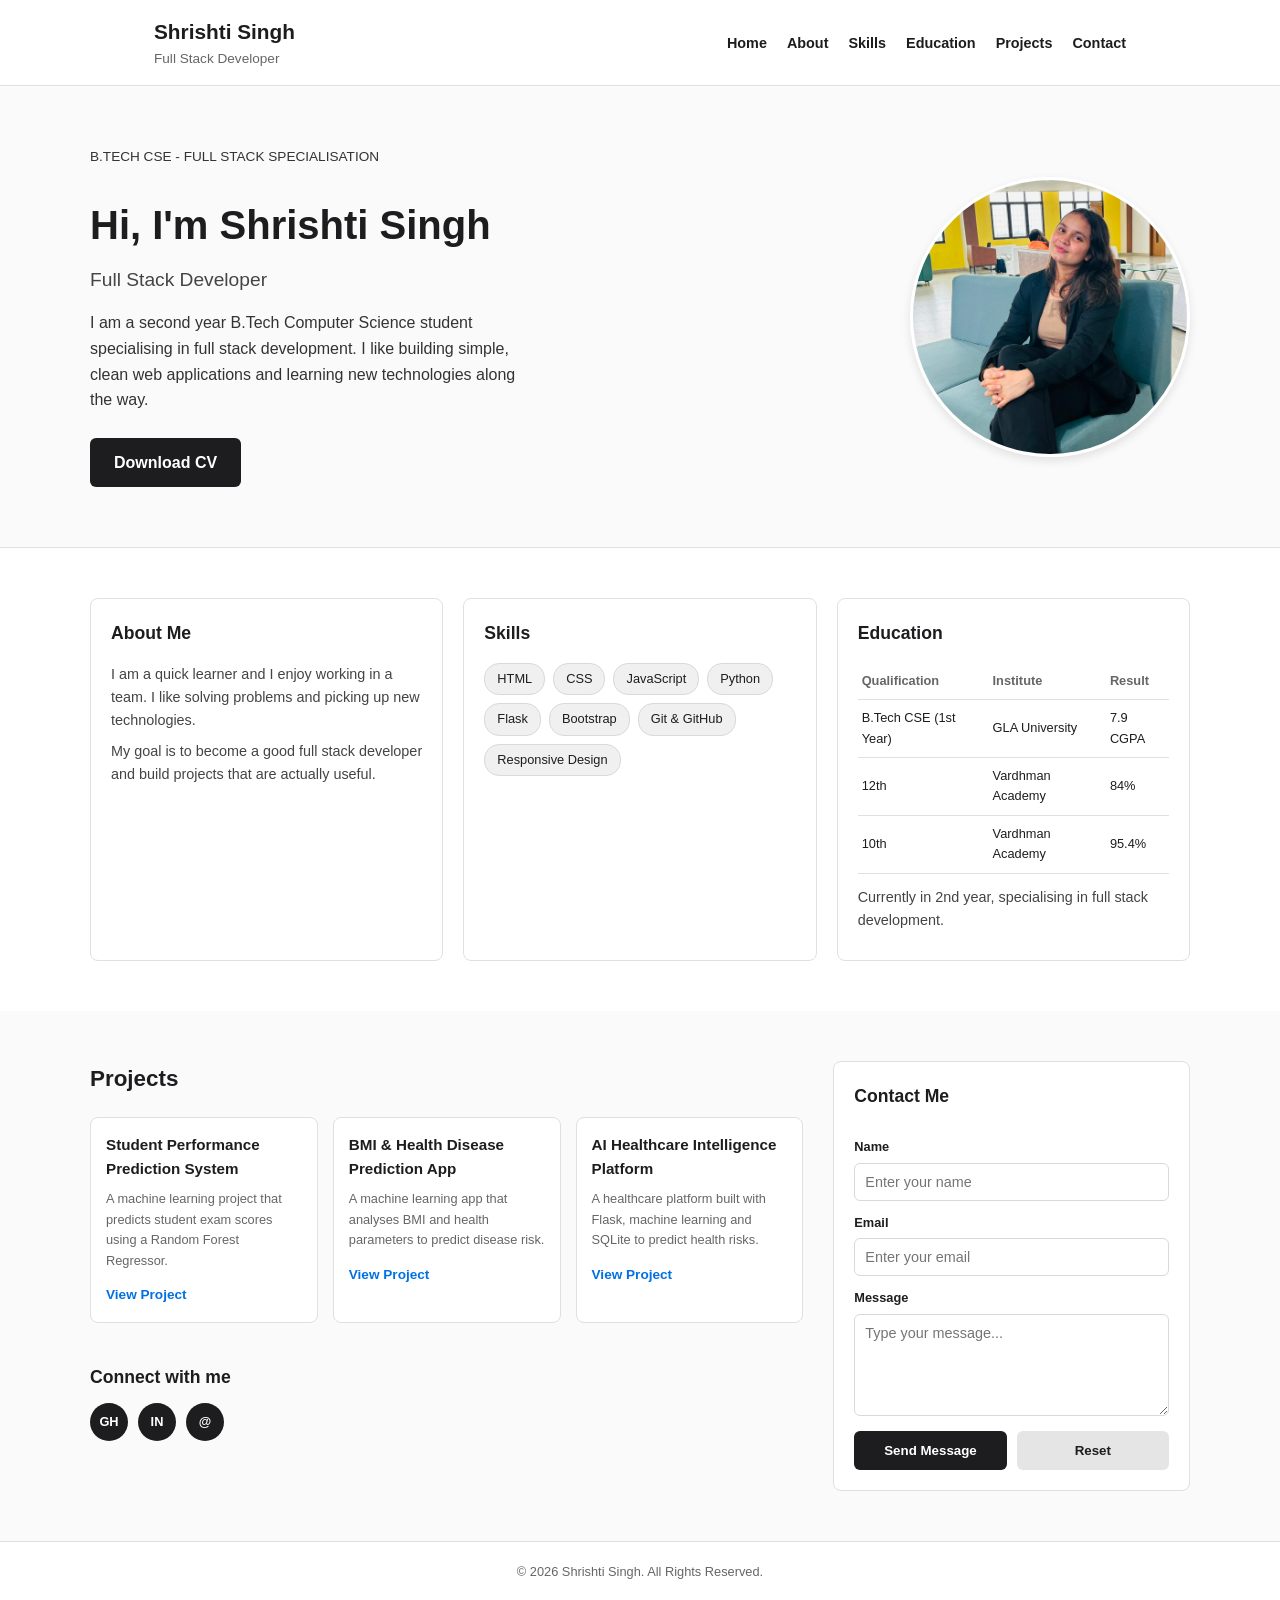
<file: Assignments/Lab_Assignment/index.html>
<!DOCTYPE html>
<html lang="en">
<head>
<title>Shrishti Singh | Full Stack Developer</title>
<link rel="stylesheet" href="style.css">
</head>
<body>

  <header class="navbar">
    <div class="nav-container">
      <div class="logo">
        <h1>Shrishti Singh</h1>
        <p>Full Stack Developer</p>
      </div>
      <nav>
        <ul class="nav-links">
          <li><a href="#home">Home</a></li>
          <li><a href="#about">About</a></li>
          <li><a href="#skills">Skills</a></li>
          <li><a href="#education">Education</a></li>
          <li><a href="#projects">Projects</a></li>
          <li><a href="#contact">Contact</a></li>
        </ul>
      </nav>
    </div>
  </header>

  <section class="hero" id="home">
    <div class="hero-container">
      <div class="hero-text">
        <p class="tag">B.Tech CSE - Full Stack Specialisation</p>
        <h2>Hi, I'm Shrishti Singh</h2>
        <h3>Full Stack Developer</h3>
        <p>
          I am a second year B.Tech Computer Science student specialising in
          full stack development. I like building simple, clean web
          applications and learning new technologies along the way.
        </p>
        <a href="#" class="btn-primary">Download CV</a>
      </div>
      <div class="hero-image">
        <img src="Shrishti_photo.jpeg" alt="Shrishti Singh">
      </div>
    </div>
  </section>

  <section class="info-section" id="about">
    <div class="info-container">

      <div class="card">
        <h4>About Me</h4>
        <p>I am a quick learner and I enjoy working in a team. I like solving problems and picking up new technologies.</p>
        <p>My goal is to become a good full stack developer and build projects that are actually useful.</p>
      </div>

      <div class="card" id="skills">
        <h4>Skills</h4>
        <ul class="skills-list">
          <li>HTML</li>
          <li>CSS</li>
          <li>JavaScript</li>
          <li>Python</li>
          <li>Flask</li>
          <li>Bootstrap</li>
          <li>Git &amp; GitHub</li>
          <li>Responsive Design</li>
        </ul>
      </div>

      <div class="card" id="education">
        <h4>Education</h4>
        <table class="edu-table">
          <thead>
            <tr>
              <th>Qualification</th>
              <th>Institute</th>
              <th>Result</th>
            </tr>
          </thead>
          <tbody>
            <tr>
              <td>B.Tech CSE (1st Year)</td>
              <td>GLA University</td>
              <td>7.9 CGPA</td>
            </tr>
            <tr>
              <td>12th</td>
              <td>Vardhman Academy</td>
              <td>84%</td>
            </tr>
            <tr>
              <td>10th</td>
              <td>Vardhman Academy</td>
              <td>95.4%</td>
            </tr>
          </tbody>
        </table>
        <p class="edu-note">Currently in 2nd year, specialising in full stack development.</p>
      </div>

    </div>
  </section>

  <section class="main-section" id="projects">
    <div class="main-container">

      <div class="projects-connect">
        <h4>Projects</h4>
        <div class="projects-grid">

          <div class="project-card">
            <h5>Student Performance Prediction System</h5>
            <p>A machine learning project that predicts student exam scores using a Random Forest Regressor.</p>
            <a href="https://github.com/srishtysinghcs25-lab/Student-Performance-Prediction-System" class="view-link" target="_blank">View Project</a>
          </div>

          <div class="project-card">
            <h5>BMI &amp; Health Disease Prediction App</h5>
            <p>A machine learning app that analyses BMI and health parameters to predict disease risk.</p>
            <a href="https://github.com/srishtysinghcs25-lab/BMI-Health-Disease-Prediction-App" class="view-link" target="_blank">View Project</a>
          </div>

          <div class="project-card">
            <h5>AI Healthcare Intelligence Platform</h5>
            <p>A healthcare platform built with Flask, machine learning and SQLite to predict health risks.</p>
            <a href="https://github.com/srishtysinghcs25-lab/AI-Healthcare-Intelligence-Platform" class="view-link" target="_blank">View Project</a>
          </div>

        </div>

        <div class="connect">
          <h4>Connect with me</h4>
          <div class="social-icons">
            <a href="https://github.com/srishtysinghcs25-lab" class="social-icon github" target="_blank">GH</a>
            <a href="#" class="social-icon linkedin">IN</a>
            <a href="#" class="social-icon gmail">@</a>
          </div>
        </div>
      </div>

      <div class="contact" id="contact">
        <h4>Contact Me</h4>
        <form>
          <label for="name">Name</label>
          <input type="text" id="name" name="name" placeholder="Enter your name" required>

          <label for="email">Email</label>
          <input type="email" id="email" name="email" placeholder="Enter your email" required>

          <label for="message">Message</label>
          <textarea id="message" name="message" rows="5" placeholder="Type your message..." required></textarea>

          <div class="form-buttons">
            <button type="submit" class="btn-primary">Send Message</button>
            <button type="reset" class="btn-secondary">Reset</button>
          </div>
        </form>
      </div>

    </div>
  </section>

  <footer class="footer">
    <p>&copy; 2026 Shrishti Singh. All Rights Reserved.</p>
  </footer>

</body>
</html>
</file>
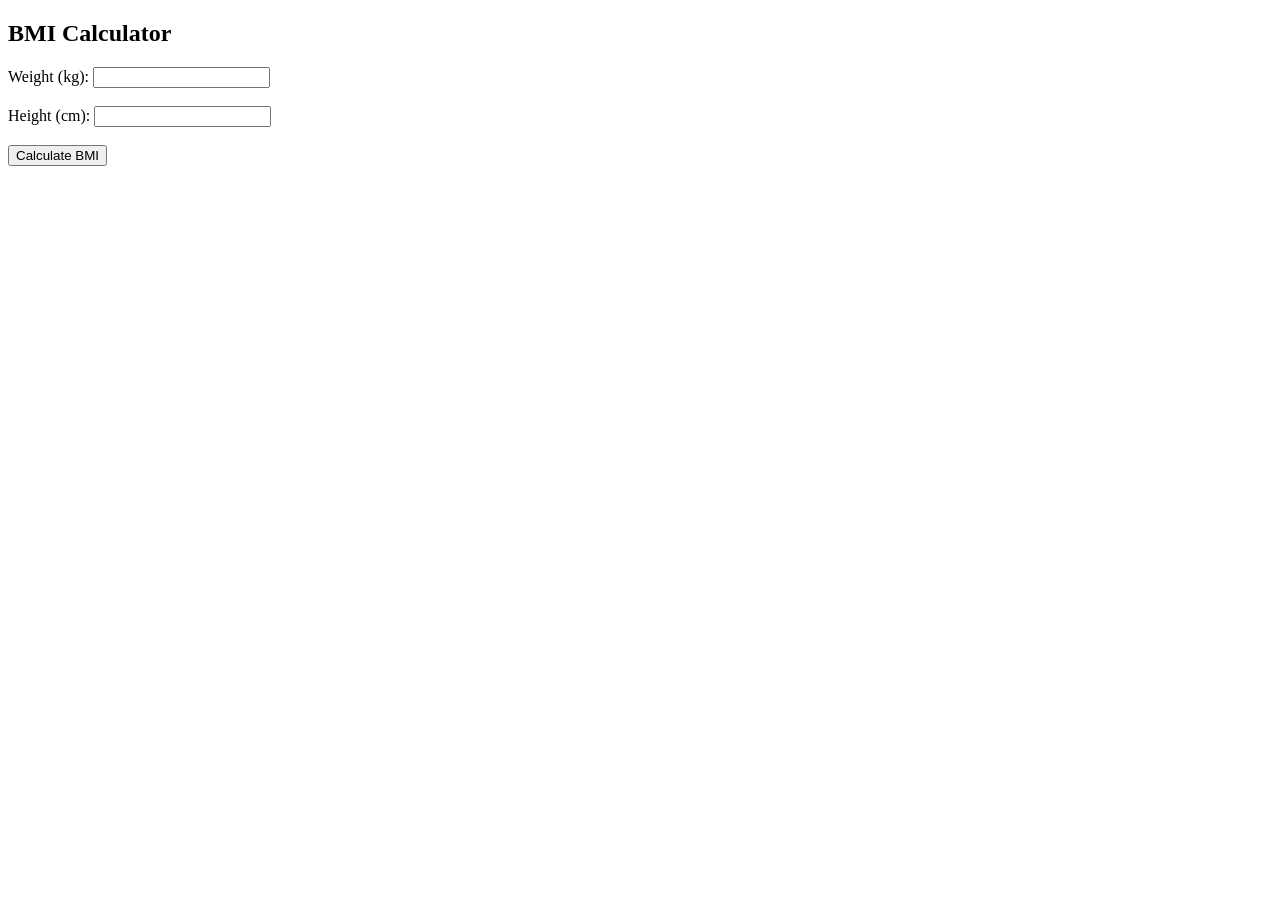
<file: Assignment_3_BMI.html>
<!DOCTYPE html>
<html>
<head>
    <title>BMI Calculator</title>
</head>
<body>
    <h2>BMI Calculator</h2>

    Weight (kg):
    <input type="number" id="weight"><br><br>

    Height (cm):
    <input type="number" id="height"><br><br>

    <button onclick="calculateBMI()">Calculate BMI</button>

    <p id="result"></p>

    <script>
        function calculateBMI() {
            let weight = Number(document.getElementById("weight").value);
            let height = Number(document.getElementById("height").value);

            if (weight <= 0 || height <= 0) {
                document.getElementById("result").innerHTML =
                    "Enter valid weight and height.";
                return;
            }

            height = height / 100;
            let bmi = weight / (height * height);
            let category = "";

            if (bmi < 18.5) {
                category = "Underweight";
            } else if (bmi < 25) {
                category = "Normal";
            } else {
                category = "Overweight";
            }

            document.getElementById("result").innerHTML =
                "BMI: " + bmi.toFixed(2) +
                "<br>Category: " + category;
        }
    </script>
</body>
</html>
</file>
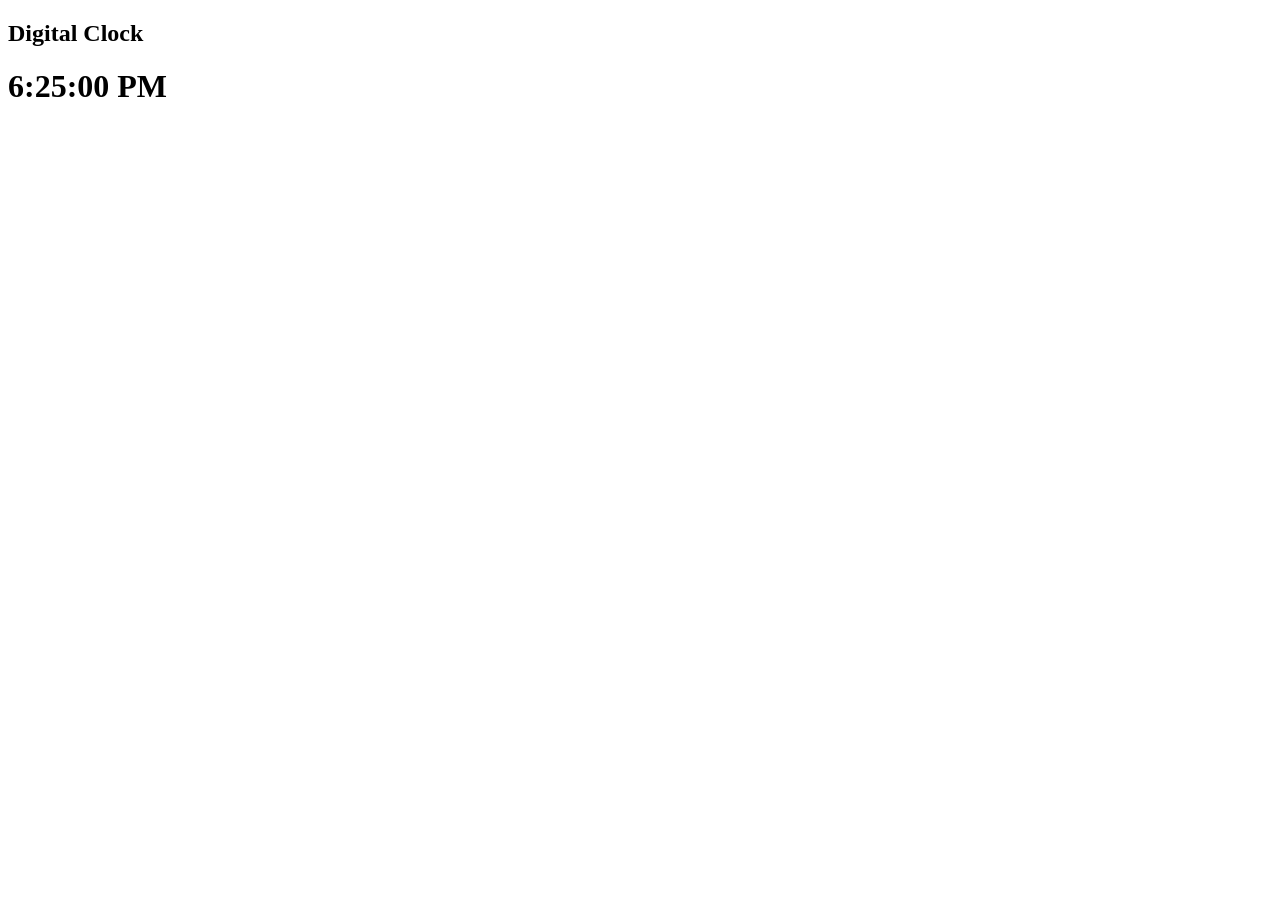
<file: Assignment_3_Clock.html>
<!DOCTYPE html>
<html>
<head>
    <title>Digital Clock</title>
</head>
<body>
    <h2>Digital Clock</h2>

    <h1 id="clock"></h1>

    <script>
        function showTime() {
            let date = new Date();
            let time = date.toLocaleTimeString();

            document.getElementById("clock").innerHTML = time;
        }

        showTime();

        setInterval(showTime, 1000);
    </script>
</body>
</html>
</file>
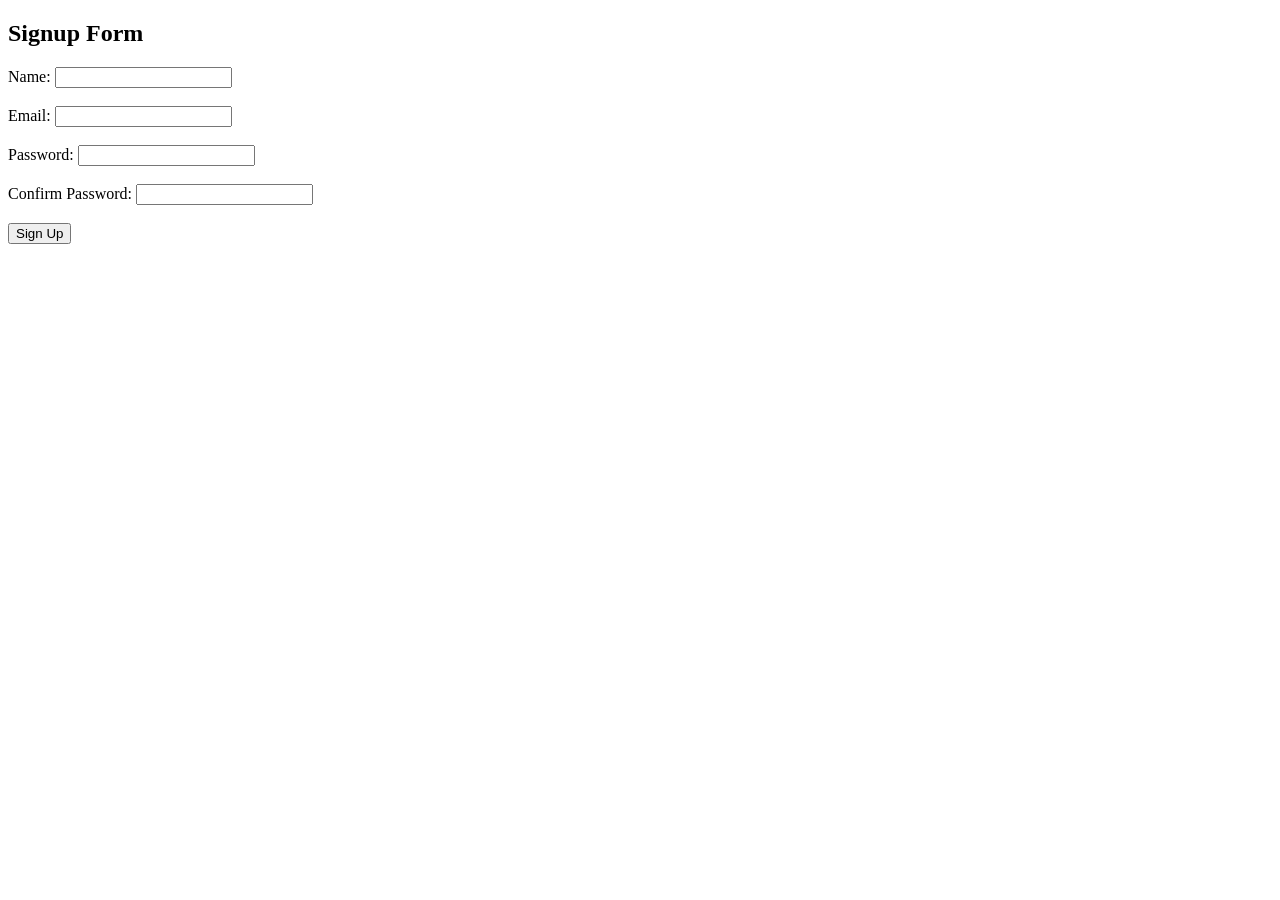
<file: Assignment_3_Signup.html>
<!DOCTYPE html>
<html>
<head>
    <title>Signup Form</title>
</head>
<body>
    <h2>Signup Form</h2>

    <form onsubmit="return validateForm()">
        Name:
        <input type="text" id="name"><br><br>

        Email:
        <input type="text" id="email"><br><br>

        Password:
        <input type="password" id="password"><br><br>

        Confirm Password:
        <input type="password" id="confirmPassword"><br><br>

        <button type="submit">Sign Up</button>
    </form>

    <p id="message"></p>

    <script>
        function validateForm() {
            let name = document.getElementById("name").value.trim();
            let email = document.getElementById("email").value.trim();
            let password = document.getElementById("password").value;
            let confirmPassword =
                document.getElementById("confirmPassword").value;

            if (name == "" || email == "" ||
                password == "" || confirmPassword == "") {
                document.getElementById("message").innerHTML =
                    "Please fill all fields.";
                return false;
            }

            if (!email.includes("@") || !email.includes(".")) {
                document.getElementById("message").innerHTML =
                    "Enter a valid email.";
                return false;
            }

            if (password.length < 6) {
                document.getElementById("message").innerHTML =
                    "Password must have at least 6 characters.";
                return false;
            }

            if (password != confirmPassword) {
                document.getElementById("message").innerHTML =
                    "Passwords do not match.";
                return false;
            }

            document.getElementById("message").innerHTML =
                "Signup successful!";

            return false;
        }
    </script>
</body>
</html>
</file>
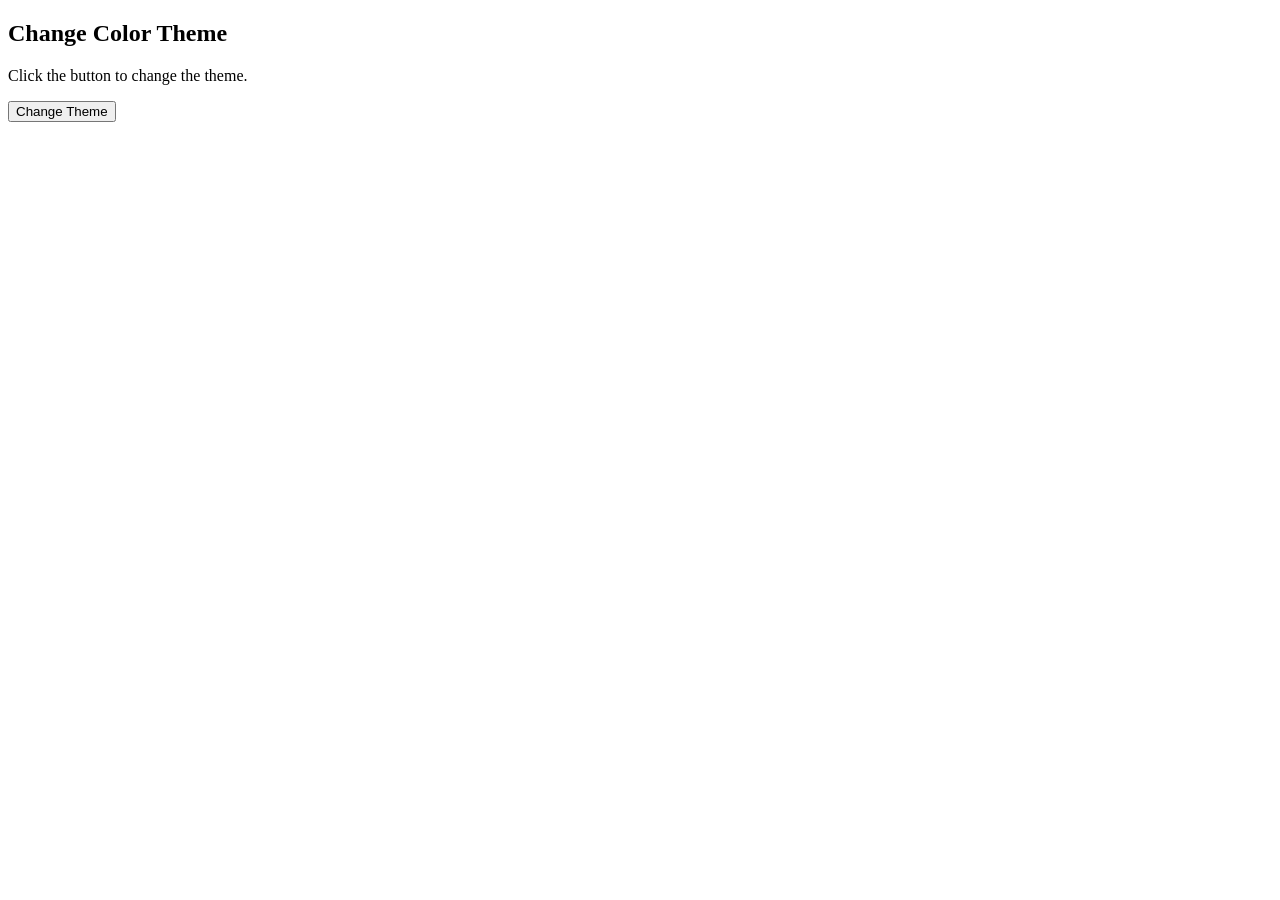
<file: Assignment_3_Theme.html>
<!DOCTYPE html>
<html>
<head>
    <title>Color Theme</title>
</head>
<body>
    <h2>Change Color Theme</h2>

    <p>Click the button to change the theme.</p>

    <button onclick="changeTheme()">Change Theme</button>

    <script>
        let dark = false;

        function changeTheme() {
            if (dark == false) {
                document.body.style.backgroundColor = "black";
                document.body.style.color = "white";
                dark = true;
            } else {
                document.body.style.backgroundColor = "white";
                document.body.style.color = "black";
                dark = false;
            }
        }
    </script>
</body>
</html>
</file>
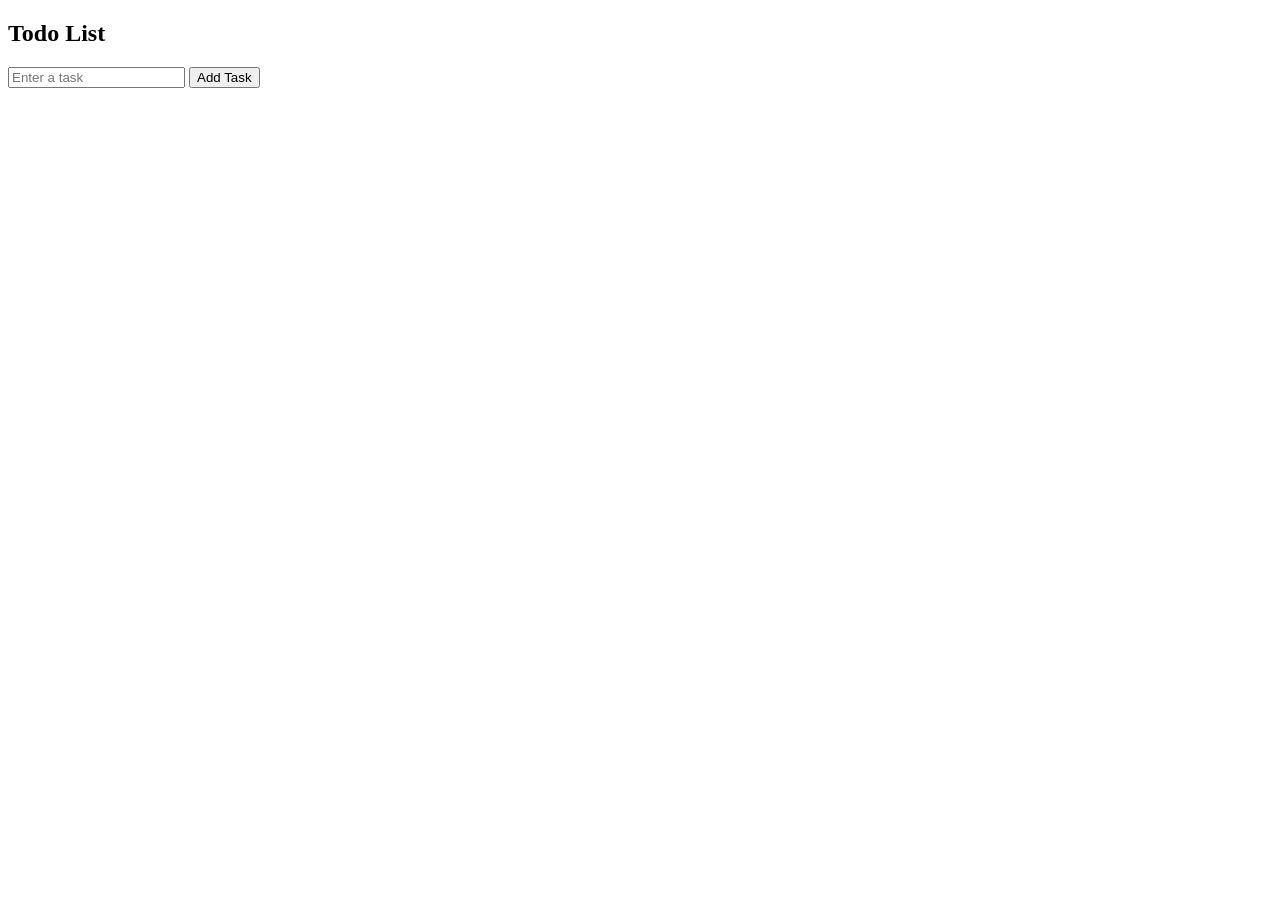
<file: Assignment_3_ToDo.html>
<!DOCTYPE html>
<html>
<head>
    <title>Todo List</title>
</head>
<body>
    <h2>Todo List</h2>

    <input type="text" id="taskInput" placeholder="Enter a task">
    <button onclick="addTask()">Add Task</button>

    <ul id="taskList"></ul>

    <script>
        function addTask() {
            let taskText =
                document.getElementById("taskInput").value.trim();

            if (taskText == "") {
                alert("Please enter a task.");
                return;
            }

            let li = document.createElement("li");
            li.appendChild(document.createTextNode(taskText + " "));

            let doneButton = document.createElement("button");
            doneButton.innerHTML = "Complete";

            doneButton.onclick = function() {
                li.style.textDecoration = "line-through";
            };

            let deleteButton = document.createElement("button");
            deleteButton.innerHTML = "Delete";

            deleteButton.onclick = function() {
                li.remove();
            };

            li.appendChild(doneButton);
            li.appendChild(deleteButton);

            document.getElementById("taskList").appendChild(li);

            document.getElementById("taskInput").value = "";
        }
    </script>
</body>
</html>
</file>
<file: Assignments/Lab_Assignment/style.css>
/* Reset */
* {
  margin: 0;
  padding: 0;
  box-sizing: border-box;
}

body {
  font-family: Arial, Helvetica, sans-serif;
  color: #1d1d1f;
  background-color: #fafafa;
  line-height: 1.6;
}

a {
  text-decoration: none;
  color: inherit;
}

ul {
  list-style: none;
}

img {
  max-width: 100%;
  display: block;
}

/* Navbar */
.navbar {
  background-color: #ffffff;
  border-bottom: 1px solid #e0e0e0;
  position: sticky;
  top: 0;
}

.nav-container {
  max-width: 1100px;
  margin: 0 auto;
  padding: 15px 5%;
  display: flex;
  justify-content: space-between;
  align-items: center;
  flex-wrap: wrap;
}

.logo h1 {
  font-size: 1.3rem;
  font-weight: bold;
}

.logo p {
  font-size: 0.85rem;
  color: #666666;
}

.nav-links {
  display: flex;
  gap: 20px;
  flex-wrap: wrap;
}

.nav-links a {
  font-size: 0.9rem;
  font-weight: bold;
}

.nav-links a:hover {
  color: #0071e3;
}

/* Hero Section */
.hero {
  padding: 60px 5%;
}

.hero-container {
  max-width: 1100px;
  margin: 0 auto;
  display: flex;
  align-items: center;
  justify-content: space-between;
  gap: 30px;
  flex-wrap: wrap;
}

.hero-text {
  flex: 1;
  min-width: 280px;
}

.tag {
  font-size: 0.85rem;
  color: #666666;
  margin-bottom: 10px;
  text-transform: uppercase;
}

.hero-text h2 {
  font-size: 2.5rem;
  margin-bottom: 8px;
}

.hero-text h3 {
  font-size: 1.2rem;
  color: #444444;
  font-weight: normal;
  margin-bottom: 15px;
}

.hero-text p {
  max-width: 450px;
  margin-bottom: 25px;
  color: #333333;
}

.btn-primary {
  display: inline-block;
  background-color: #1d1d1f;
  color: #ffffff;
  padding: 12px 24px;
  border-radius: 6px;
  font-weight: bold;
  border: none;
  cursor: pointer;
}

.btn-primary:hover {
  background-color: #000000;
}

.btn-secondary {
  display: inline-block;
  background-color: #e5e5e5;
  color: #1d1d1f;
  padding: 12px 24px;
  border-radius: 6px;
  font-weight: bold;
  border: none;
  cursor: pointer;
}

.btn-secondary:hover {
  background-color: #d4d4d4;
}

.hero-image img {
  width: 280px;
  height: 280px;
  border-radius: 50%;
  object-fit: cover;
  border: 3px solid #ffffff;
  box-shadow: 0 4px 10px rgba(0, 0, 0, 0.1);
}

/* Info Section */
.info-section {
  background-color: #ffffff;
  padding: 50px 5%;
  border-top: 1px solid #e0e0e0;
}

.info-container {
  max-width: 1100px;
  margin: 0 auto;
  display: grid;
  grid-template-columns: repeat(3, 1fr);
  gap: 20px;
}

.card {
  border: 1px solid #e0e0e0;
  border-radius: 8px;
  padding: 20px;
}

.card h4 {
  margin-bottom: 15px;
  font-size: 1.1rem;
}

.card p {
  font-size: 0.9rem;
  color: #444444;
  margin-bottom: 8px;
}

.skills-list {
  display: flex;
  flex-wrap: wrap;
  gap: 8px;
}

.skills-list li {
  font-size: 0.8rem;
  background-color: #f0f0f0;
  border: 1px solid #d9d9d9;
  border-radius: 15px;
  padding: 5px 12px;
}

/* Education Table */
.edu-table {
  width: 100%;
  border-collapse: collapse;
}

.edu-table th,
.edu-table td {
  border-bottom: 1px solid #e0e0e0;
  padding: 8px 4px;
  text-align: left;
  font-size: 0.8rem;
}

.edu-table th {
  color: #666666;
}

.edu-note {
  margin-top: 12px;
  font-size: 0.8rem;
  color: #666666;
}

/* Projects and Contact */
.main-section {
  padding: 50px 5%;
}

.main-container {
  max-width: 1100px;
  margin: 0 auto;
  display: grid;
  grid-template-columns: 2fr 1fr;
  gap: 30px;
  align-items: start;
}

.projects-connect h4 {
  font-size: 1.4rem;
  margin-bottom: 20px;
}

.projects-grid {
  display: grid;
  grid-template-columns: repeat(3, 1fr);
  gap: 15px;
  margin-bottom: 40px;
}

.project-card {
  background-color: #ffffff;
  border: 1px solid #e0e0e0;
  border-radius: 8px;
  padding: 15px;
}

.project-card h5 {
  font-size: 0.95rem;
  margin-bottom: 8px;
}

.project-card p {
  font-size: 0.8rem;
  color: #666666;
  margin-bottom: 10px;
  min-height: 55px;
}

.view-link {
  color: #0071e3;
  font-weight: bold;
  font-size: 0.85rem;
}

.view-link:hover {
  text-decoration: underline;
}

.connect h4 {
  font-size: 1.1rem;
  margin-bottom: 12px;
}

.social-icons {
  display: flex;
  gap: 10px;
}

.social-icon {
  width: 38px;
  height: 38px;
  border-radius: 50%;
  background-color: #1d1d1f;
  color: #ffffff;
  display: flex;
  align-items: center;
  justify-content: center;
  font-size: 0.8rem;
  font-weight: bold;
}

.social-icon:hover {
  background-color: #444444;
}

/* Contact Form */
.contact {
  background-color: #ffffff;
  border: 1px solid #e0e0e0;
  border-radius: 8px;
  padding: 20px;
}

.contact h4 {
  font-size: 1.1rem;
  margin-bottom: 15px;
}

.contact form {
  display: flex;
  flex-direction: column;
}

.contact label {
  font-size: 0.8rem;
  font-weight: bold;
  margin-top: 12px;
  margin-bottom: 5px;
}

.contact input,
.contact textarea {
  padding: 10px;
  border: 1px solid #d9d9d9;
  border-radius: 6px;
  font-family: inherit;
  font-size: 0.9rem;
}

.contact input:focus,
.contact textarea:focus {
  outline: none;
  border-color: #0071e3;
}

.form-buttons {
  display: flex;
  gap: 10px;
  margin-top: 15px;
}

.form-buttons button {
  flex: 1;
}

/* Footer */
.footer {
  background-color: #ffffff;
  border-top: 1px solid #e0e0e0;
  text-align: center;
  padding: 20px 5%;
}

.footer p {
  font-size: 0.8rem;
  color: #666666;
}

/* Responsive */
@media (max-width: 900px) {
  .info-container {
    grid-template-columns: 1fr 1fr;
  }

  .main-container {
    grid-template-columns: 1fr;
  }
}

@media (max-width: 600px) {
  .hero-container {
    flex-direction: column-reverse;
    text-align: center;
  }

  .hero-text {
    display: flex;
    flex-direction: column;
    align-items: center;
  }

  .info-container {
    grid-template-columns: 1fr;
  }

  .projects-grid {
    grid-template-columns: 1fr;
  }

  .form-buttons {
    flex-direction: column;
  }
}
</file>
